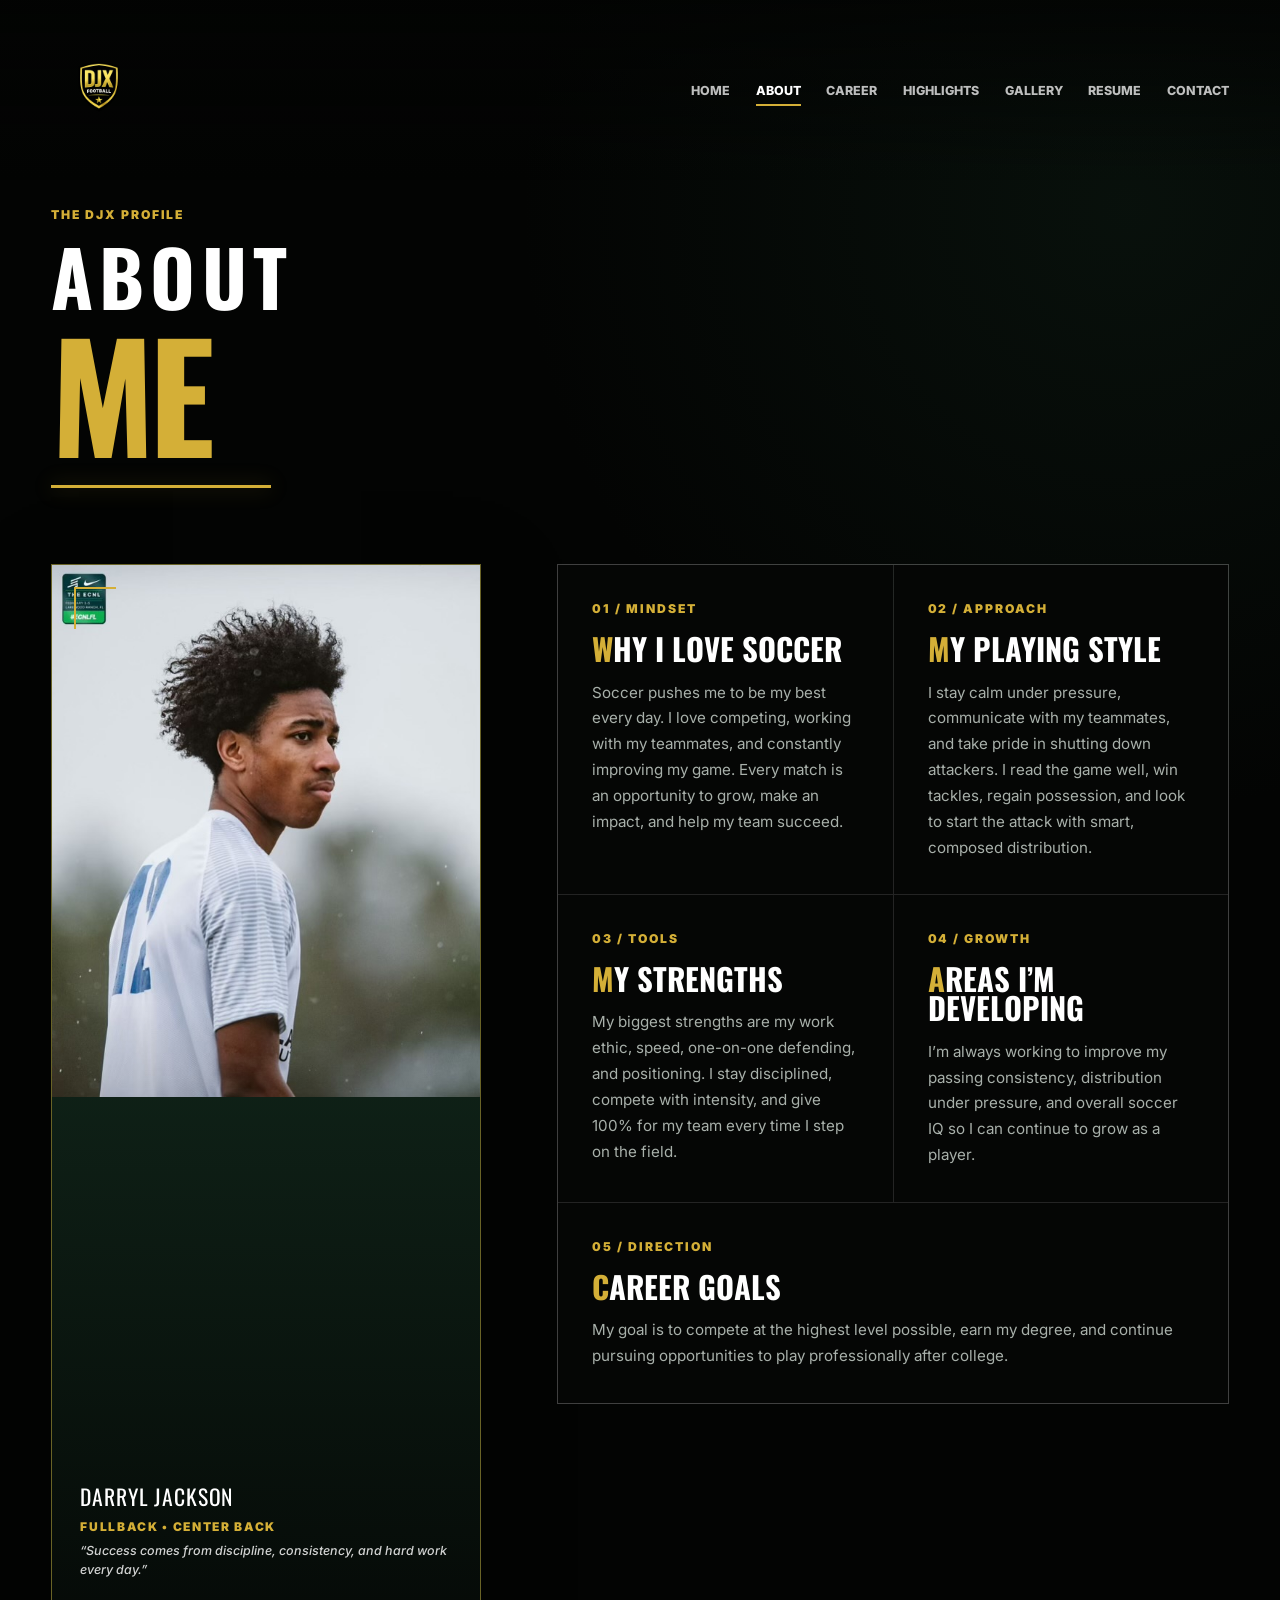
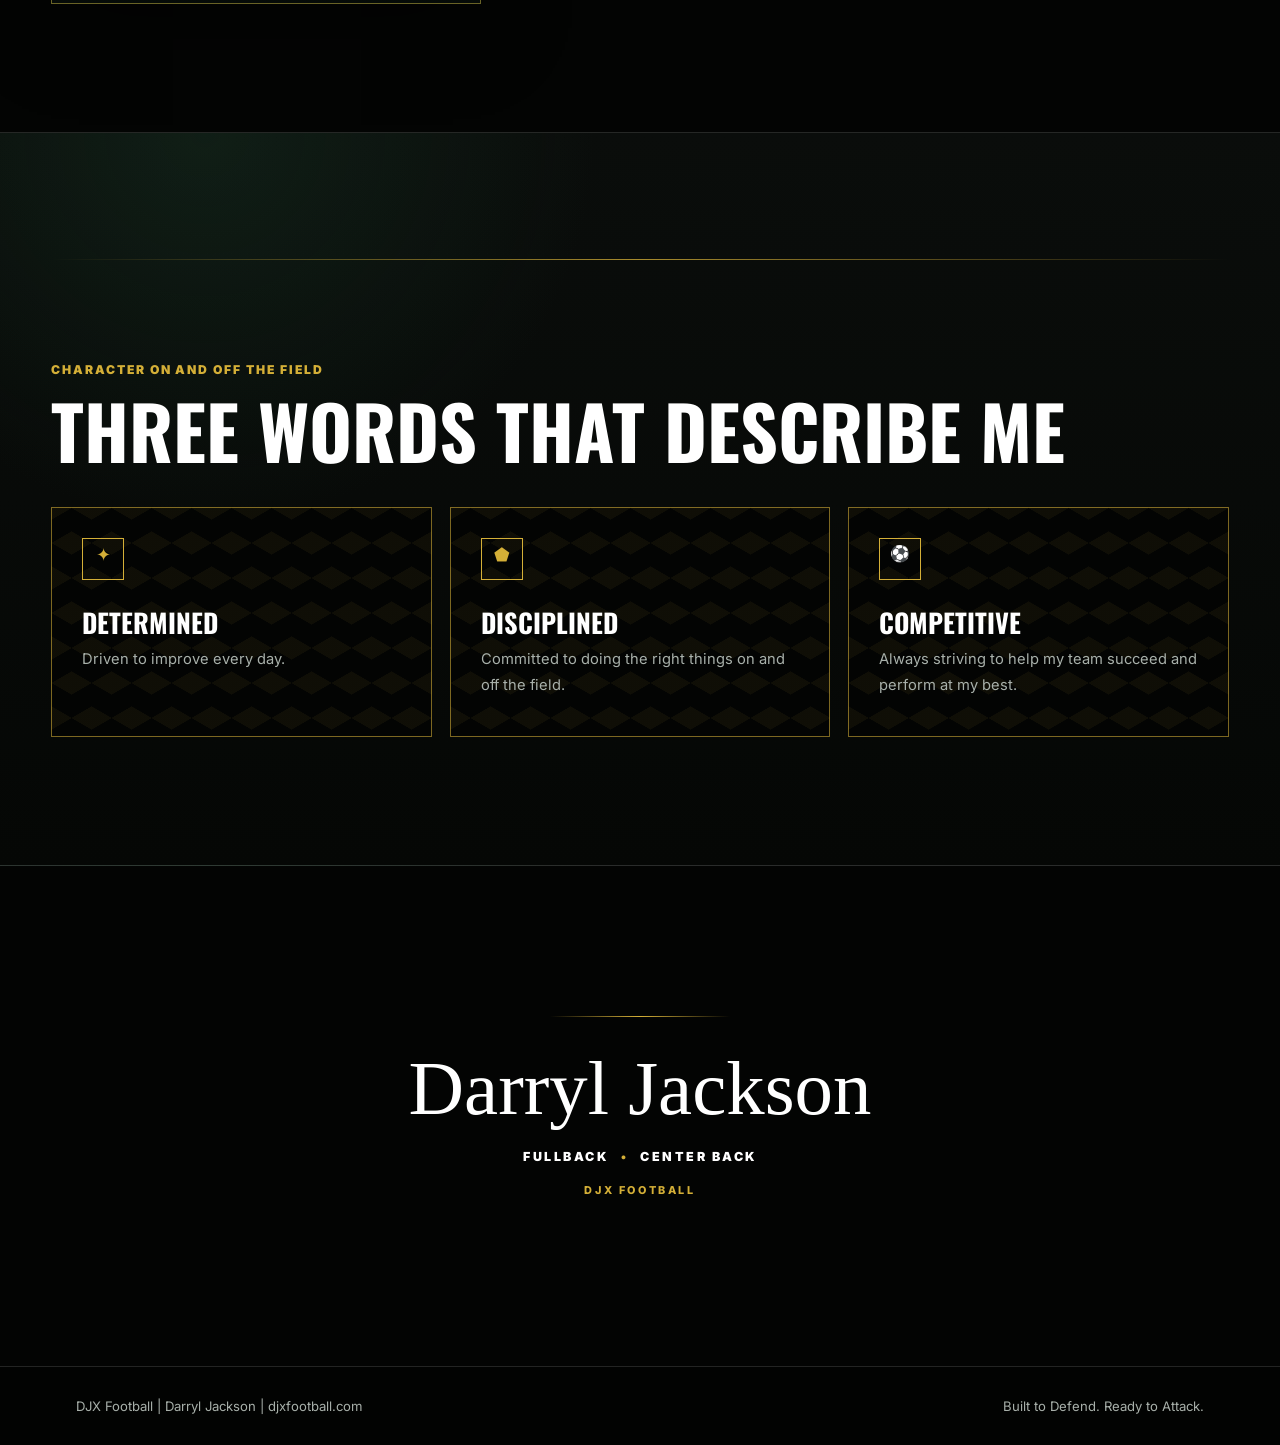
<file: about.html>
<!DOCTYPE html>
<html lang="en">
<head>
  <meta charset="UTF-8">
  <meta name="viewport" content="width=device-width, initial-scale=1.0">
  <meta name="description" content="About Darryl Jackson, DJX Football defender and student-athlete.">
  <title>About Me | DJX Football</title>
  <link rel="preconnect" href="https://fonts.googleapis.com">
  <link rel="preconnect" href="https://fonts.gstatic.com" crossorigin>
  <link href="https://fonts.googleapis.com/css2?family=Inter:wght@400;500;600;700;800;900&family=Oswald:wght@500;600;700&display=swap" rel="stylesheet">
  <link rel="stylesheet" href="css/style.css">
</head>
<body class="about-page">
  <header class="site-header" data-header>
    <a class="brand" href="index.html" aria-label="DJX Football home">
      <img class="brand-logo-slot" src="images/djx-shield-logo.png" alt="DJX Football shield">
    </a>
    <button class="nav-toggle" type="button" data-nav-toggle aria-label="Open navigation">
      <span></span><span></span><span></span>
    </button>
    <nav class="site-nav" data-nav>
      <a href="index.html">Home</a>
      <a href="about.html" class="active">About</a>
      <a href="career.html">Career</a>
      <a href="highlights.html">Highlights</a>
      <a href="gallery.html">Gallery</a>
      <a href="resume.html">Resume</a>
      <a href="contact.html">Contact</a>
    </nav>
  </header>

  <main>
    <section class="about-intro section">
      <div class="about-heading reveal">
        <p class="eyebrow">The DJX profile</p>
        <h1><span>ABOUT</span> ME</h1>
        <div class="gold-rule" aria-hidden="true"></div>
      </div>
      <div class="about-layout">
        <figure class="about-photo reveal">
          <img src="images/Headshots/IMG_0408.jpeg" alt="Darryl Jackson competing in a soccer match">
          <span class="photo-accent" aria-hidden="true"></span>
          <figcaption><strong>Darryl Jackson</strong><span>Fullback • Center Back</span><em>“Success comes from discipline, consistency, and hard work every day.”</em></figcaption>
        </figure>
        <div class="about-copy-grid">
          <article class="about-copy reveal"><p class="eyebrow">01 / Mindset</p><h2>Why I Love Soccer</h2><p>Soccer pushes me to be my best every day. I love competing, working with my teammates, and constantly improving my game. Every match is an opportunity to grow, make an impact, and help my team succeed.</p></article>
          <article class="about-copy reveal"><p class="eyebrow">02 / Approach</p><h2>My Playing Style</h2><p>I stay calm under pressure, communicate with my teammates, and take pride in shutting down attackers. I read the game well, win tackles, regain possession, and look to start the attack with smart, composed distribution.</p></article>
          <article class="about-copy reveal"><p class="eyebrow">03 / Tools</p><h2>My Strengths</h2><p>My biggest strengths are my work ethic, speed, one-on-one defending, and positioning. I stay disciplined, compete with intensity, and give 100% for my team every time I step on the field.</p></article>
          <article class="about-copy reveal"><p class="eyebrow">04 / Growth</p><h2>Areas I’m Developing</h2><p>I’m always working to improve my passing consistency, distribution under pressure, and overall soccer IQ so I can continue to grow as a player.</p></article>
          <article class="about-copy about-copy-wide reveal"><p class="eyebrow">05 / Direction</p><h2>Career Goals</h2><p>My goal is to compete at the highest level possible, earn my degree, and continue pursuing opportunities to play professionally after college.</p></article>
        </div>
      </div>
    </section>

    <section class="three-words section dark-section">
      <div class="section-heading reveal">
        <p class="eyebrow">Character on and off the field</p>
        <h2>Three Words That Describe Me</h2>
      </div>
      <div class="about-values">
        <article class="about-value-card reveal"><span class="value-icon" aria-hidden="true">↗</span><h3>Determined</h3><p>Driven to improve every day.</p></article>
        <article class="about-value-card reveal"><span class="value-icon" aria-hidden="true">◆</span><h3>Disciplined</h3><p>Committed to doing the right things on and off the field.</p></article>
        <article class="about-value-card reveal"><span class="value-icon" aria-hidden="true">★</span><h3>Competitive</h3><p>Always striving to help my team succeed and perform at my best.</p></article>
      </div>
    </section>
  </main>

  <section class="signature-section" aria-label="Darryl Jackson signature">
    <div class="signature-rule" aria-hidden="true"></div>
    <p class="signature-name">Darryl Jackson</p>
    <p class="signature-role">FULLBACK <span>•</span> CENTER BACK</p>
    <p class="signature-brand">DJX Football</p>
  </section>

  <footer class="site-footer"><p>DJX Football | Darryl Jackson | djxfootball.com</p><p>Built to Defend. Ready to Attack.</p></footer>
  <script src="js/main.js"></script>
</body>
</html>
</file>
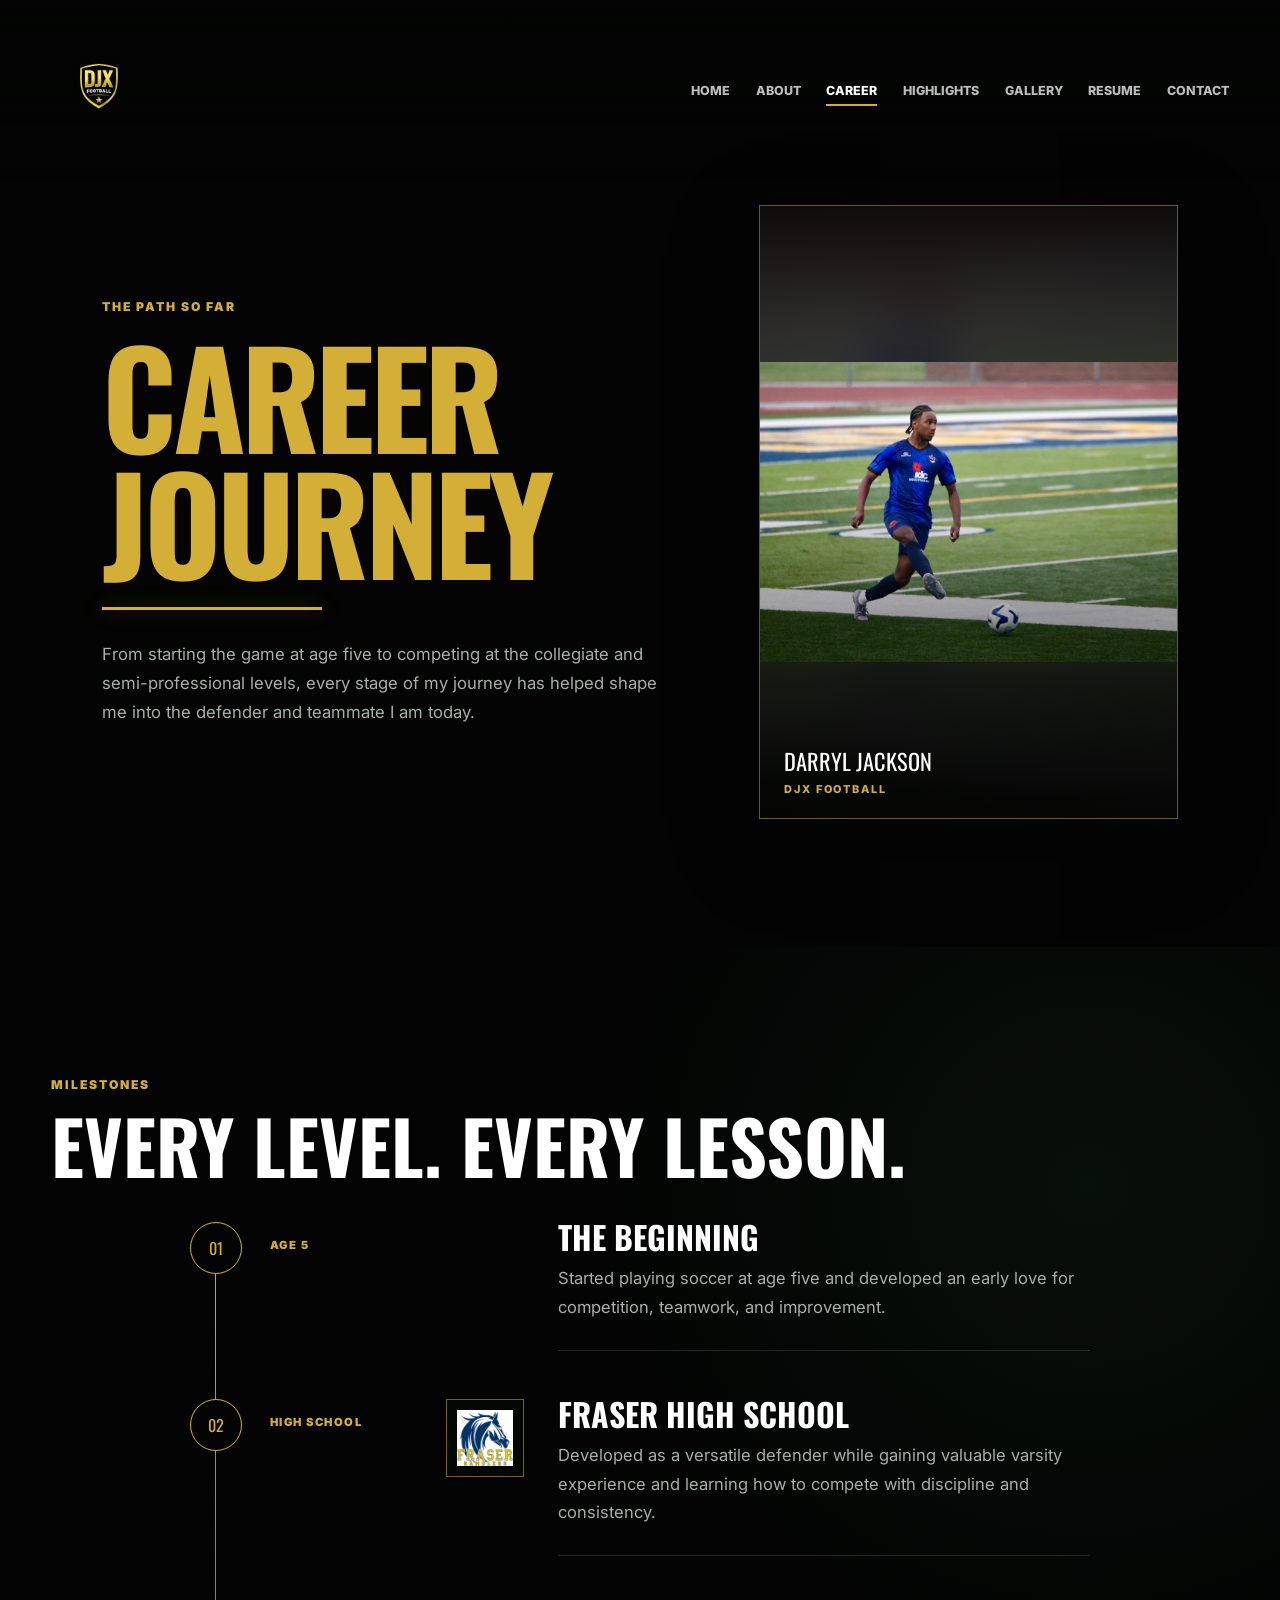
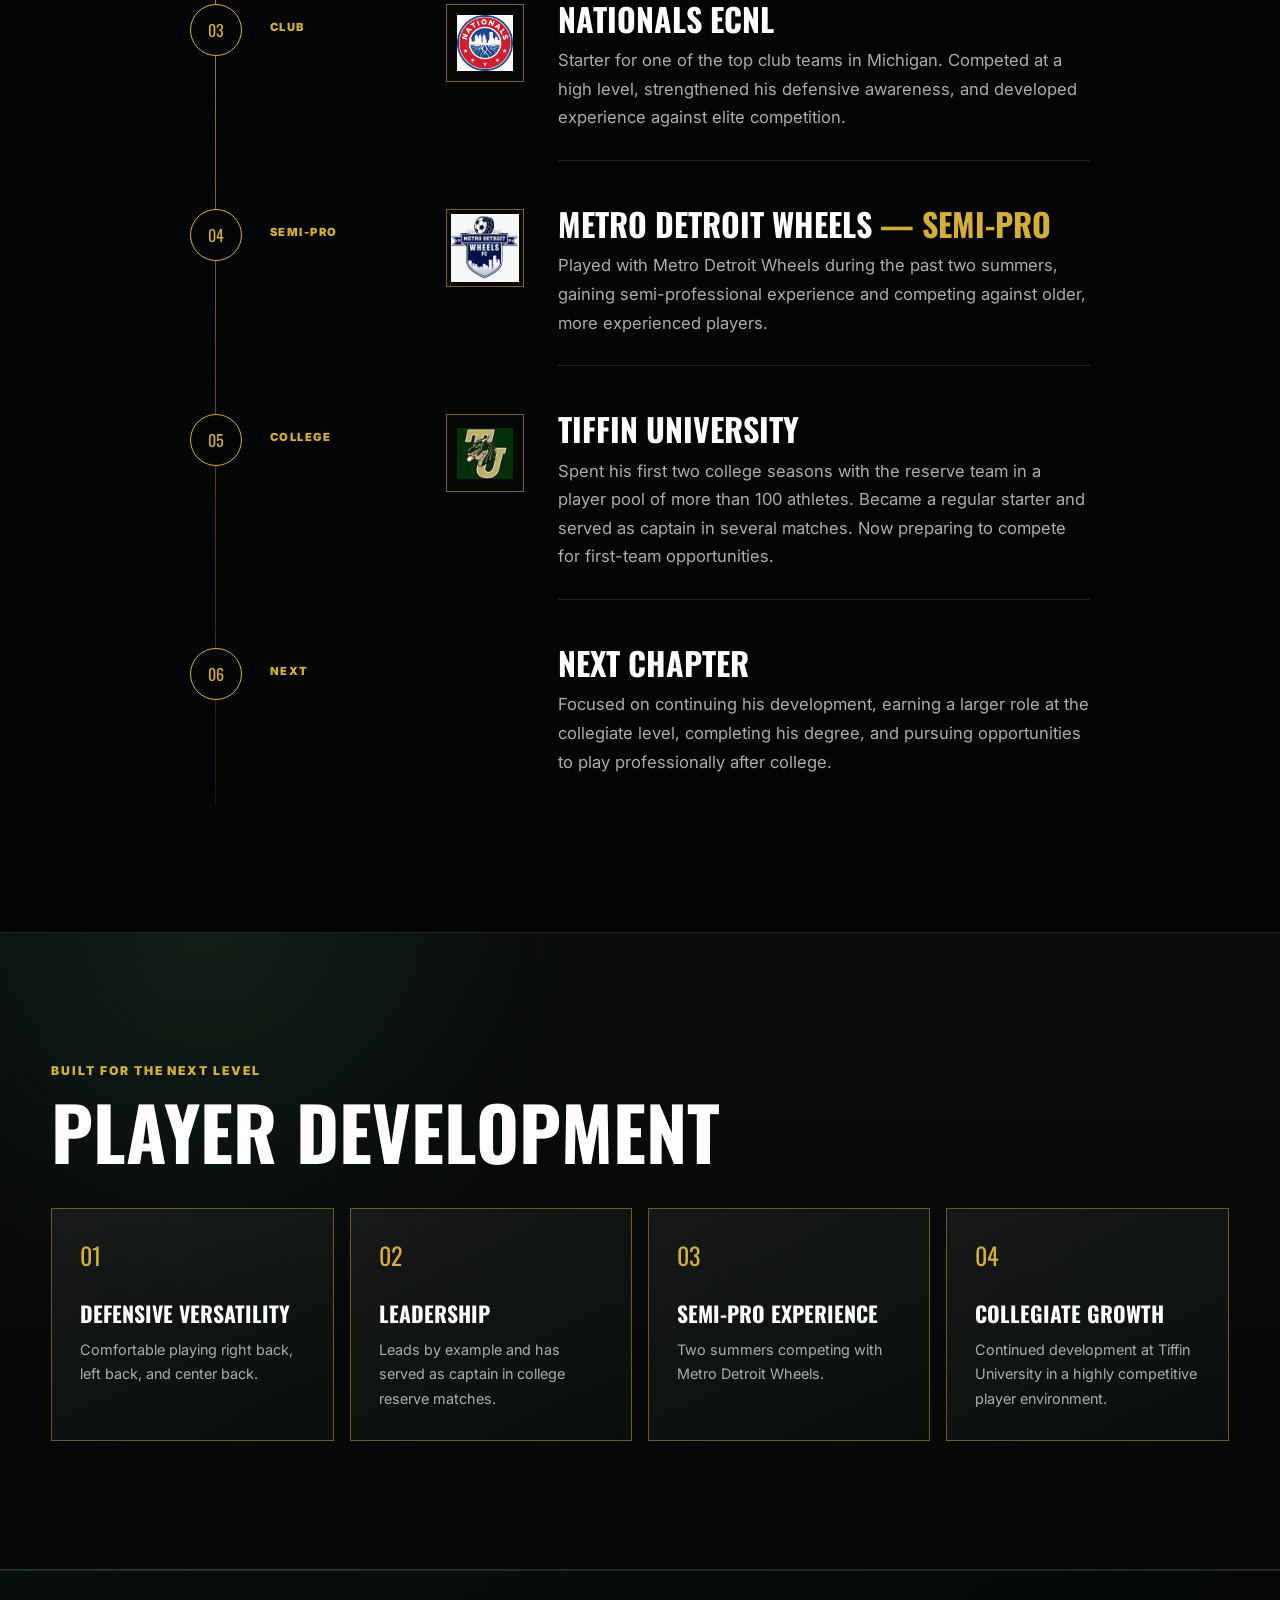
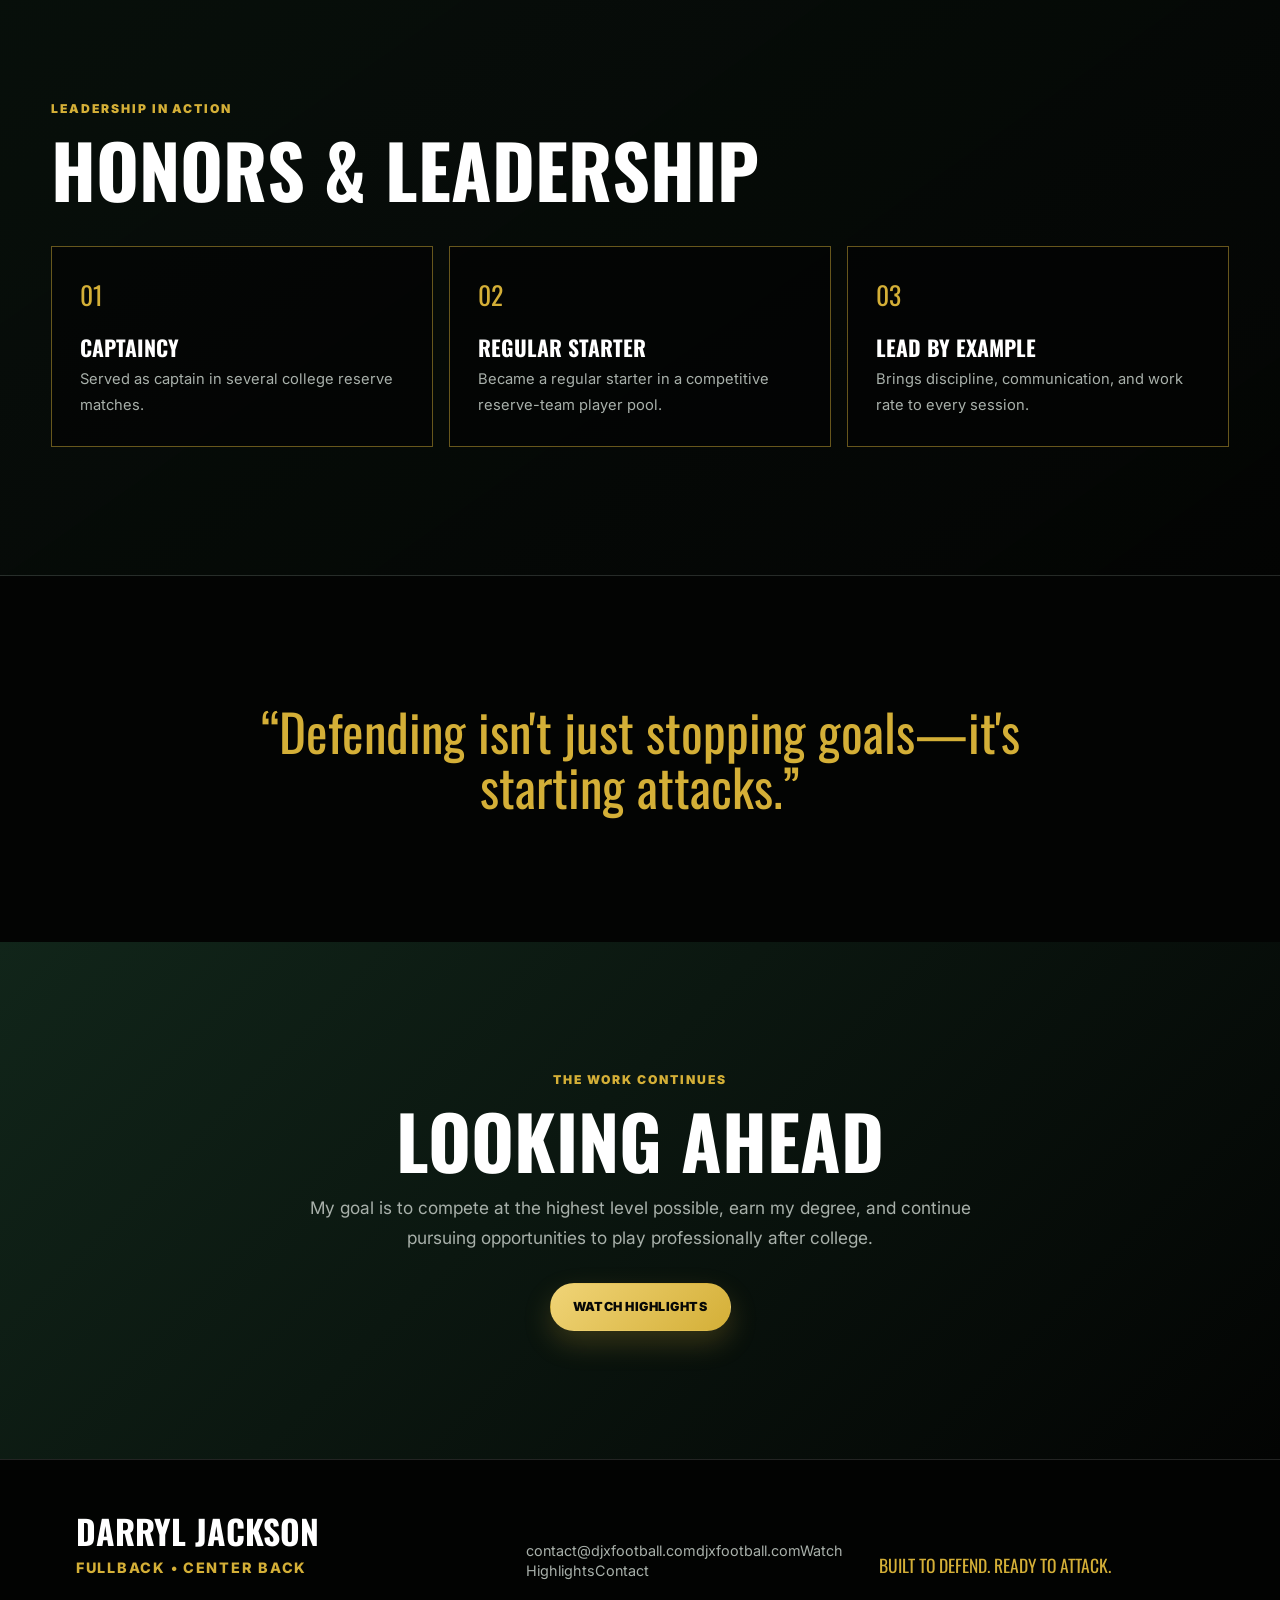
<file: career.html>
<!DOCTYPE html>
<html lang="en">
<head>
  <meta charset="UTF-8">
  <meta name="viewport" content="width=device-width, initial-scale=1.0">
  <meta name="description" content="Darryl Jackson's career journey, development, and goals.">
  <title>Career Journey | DJX Football</title>
  <link rel="preconnect" href="https://fonts.googleapis.com">
  <link rel="preconnect" href="https://fonts.gstatic.com" crossorigin>
  <link href="https://fonts.googleapis.com/css2?family=Inter:wght@400;500;600;700;800;900&family=Oswald:wght@500;600;700&display=swap" rel="stylesheet">
  <link rel="stylesheet" href="css/style.css">
  <style>
    .career-stage { grid-template-columns: 54px 150px 86px 1fr; }
    .career-hero-photo { height: clamp(420px, 48vw, 630px); }
    .stage-logo-container { width: 78px; height: 78px; display: grid; place-items: center; padding: 10px; border: 1px solid rgba(212,175,55,.55); background: #050705; }
    .stage-logo-container img { display: block; width: 100%; height: 100%; object-fit: contain; object-position: center; }
    .stage-logo-container.metro-logo-container { padding: 0; }
    .stage-logo-container.metro-logo-container img { width: 90%; height: 90%; object-fit: contain; object-position: center; }
    .stage-content { grid-column: 4; }
    .career-stage .stage-content h3 { margin-top: 0; }
    .honors-section { border-block: 1px solid var(--line); background: linear-gradient(145deg, rgba(27,61,42,.2), rgba(3,4,3,.94)); }
    .honors-grid { max-width: var(--max); margin: 0 auto; display: grid; grid-template-columns: repeat(3, 1fr); gap: 16px; }
    .honor-card { min-height: 190px; padding: 28px; border: 1px solid rgba(212,175,55,.48); background: rgba(3,4,3,.7); }
    .honor-card span { color: var(--gold); font-family: "Oswald", Impact, sans-serif; font-size: 1.6rem; }
    .honor-card h3 { margin: 24px 0 10px; font-size: 1.35rem; }
    .honor-card p { margin: 0; font-size: .92rem; }
    .career-quote { padding: clamp(78px, 10vw, 130px) 22px; text-align: center; background: var(--black); }
    .career-quote p { max-width: 850px; margin: 0 auto; color: var(--gold); font-family: "Oswald", Impact, sans-serif; font-size: clamp(1.8rem, 4vw, 3.4rem); line-height: 1.08; }
    .career-footer { display: grid; grid-template-columns: 1.3fr 1fr 1fr; gap: 28px; align-items: end; padding: 56px clamp(22px, 6vw, 76px); border-top: 1px solid var(--line); background: #020302; }
    .career-footer h2 { margin: 0 0 8px; color: var(--white); font-size: 2.1rem; }
    .career-footer .footer-role { margin: 0; color: var(--gold); font-weight: 800; letter-spacing: .12em; text-transform: uppercase; }
    .career-footer a, .career-footer p { margin: 0 0 8px; color: var(--muted); font-size: .9rem; }
    .career-footer a:hover { color: var(--gold); }
    .career-footer .footer-tagline { margin: 0; color: var(--gold); font-family: "Oswald", Impact, sans-serif; font-size: 1.1rem; text-transform: uppercase; }
    @media (max-width: 900px) { .career-stage { grid-template-columns: 54px 130px 78px 1fr; } .honors-grid { grid-template-columns: repeat(2, 1fr); } .career-footer { grid-template-columns: 1fr 1fr; } }
    @media (max-width: 560px) { .career-stage { grid-template-columns: 54px 1fr; gap: 18px; } .stage-label { grid-column: 2; grid-row: 1; } .stage-logo-container { grid-column: 2; grid-row: 2; } .stage-content { grid-column: 2; grid-row: 3; } .honors-grid, .career-footer { grid-template-columns: 1fr; } }
  </style>
</head>
<body class="career-page">
  <header class="site-header" data-header>
    <a class="brand" href="index.html" aria-label="DJX Football home"><img class="brand-logo-slot" src="images/djx-shield-logo.png" alt="DJX Football shield"></a>
    <button class="nav-toggle" type="button" data-nav-toggle aria-label="Open navigation"><span></span><span></span><span></span></button>
    <nav class="site-nav" data-nav><a href="index.html">Home</a><a href="about.html">About</a><a class="active" href="career.html">Career</a><a href="highlights.html">Highlights</a><a href="gallery.html">Gallery</a><a href="resume.html">Resume</a><a href="contact.html">Contact</a></nav>
  </header>

  <main>
    <section class="career-hero section">
      <div class="career-hero-copy reveal"><p class="eyebrow">The path so far</p><h1>Career Journey</h1><div class="gold-rule" aria-hidden="true"></div><p class="career-intro">From starting the game at age five to competing at the collegiate and semi-professional levels, every stage of my journey has helped shape me into the defender and teammate I am today.</p></div>
      <figure class="career-hero-photo reveal"><img src="images/DJX-career.png" alt="Darryl Jackson career profile"><figcaption>Darryl Jackson <span>DJX Football</span></figcaption></figure>
    </section>

    <section class="career-timeline-section section">
      <div class="section-heading reveal"><p class="eyebrow">Milestones</p><h2>Every level. Every lesson.</h2></div>
      <div class="career-timeline">
        <article class="career-stage reveal"><div class="stage-marker">01</div><div class="stage-label">Age 5</div><div class="stage-content"><h3>The Beginning</h3><p>Started playing soccer at age five and developed an early love for competition, teamwork, and improvement.</p></div></article>
        <article class="career-stage reveal"><div class="stage-marker">02</div><div class="stage-label">High School</div><div class="stage-logo-container"><img src="images/Featured/fraser-logo.png.webp" alt="Fraser High School logo" decoding="async"></div><div class="stage-content"><h3>Fraser High School</h3><p>Developed as a versatile defender while gaining valuable varsity experience and learning how to compete with discipline and consistency.</p></div></article>
        <article class="career-stage reveal"><div class="stage-marker">03</div><div class="stage-label">Club</div><div class="stage-logo-container"><img src="images/nationals-ecnl-logo.png.webp" alt="Nationals ECNL logo"></div><div class="stage-content"><h3>Nationals ECNL</h3><p>Starter for one of the top club teams in Michigan. Competed at a high level, strengthened his defensive awareness, and developed experience against elite competition.</p></div></article>
        <article class="career-stage reveal"><div class="stage-marker">04</div><div class="stage-label">Semi-Pro</div><div class="stage-logo-container metro-logo-container"><img src="images/metro-detroit-wheels-logo-2025.jpg?v=20250714" alt="Metro Detroit Wheels logo" decoding="async"></div><div class="stage-content"><h3>Metro Detroit Wheels <span>— Semi-Pro</span></h3><p>Played with Metro Detroit Wheels during the past two summers, gaining semi-professional experience and competing against older, more experienced players.</p></div></article>
        <article class="career-stage reveal"><div class="stage-marker">05</div><div class="stage-label">College</div><div class="stage-logo-container"><img src="images/tiffin-logo.png.png" alt="Tiffin University logo"></div><div class="stage-content"><h3>Tiffin University</h3><p>Spent his first two college seasons with the reserve team in a player pool of more than 100 athletes. Became a regular starter and served as captain in several matches. Now preparing to compete for first-team opportunities.</p></div></article>
        <article class="career-stage reveal"><div class="stage-marker">06</div><div class="stage-label">Next</div><div class="stage-content"><h3>Next Chapter</h3><p>Focused on continuing his development, earning a larger role at the collegiate level, completing his degree, and pursuing opportunities to play professionally after college.</p></div></article>
      </div>
    </section>

    <section class="development-section section dark-section"><div class="section-heading reveal"><p class="eyebrow">Built for the next level</p><h2>Player Development</h2></div><div class="development-grid"><article class="development-card reveal"><span>01</span><h3>Defensive Versatility</h3><p>Comfortable playing right back, left back, and center back.</p></article><article class="development-card reveal"><span>02</span><h3>Leadership</h3><p>Leads by example and has served as captain in college reserve matches.</p></article><article class="development-card reveal"><span>03</span><h3>Semi-Pro Experience</h3><p>Two summers competing with Metro Detroit Wheels.</p></article><article class="development-card reveal"><span>04</span><h3>Collegiate Growth</h3><p>Continued development at Tiffin University in a highly competitive player environment.</p></article></div></section>

    <section class="honors-section section"><div class="section-heading reveal"><p class="eyebrow">Leadership in action</p><h2>Honors &amp; Leadership</h2></div><div class="honors-grid"><article class="honor-card reveal"><span>01</span><h3>Captaincy</h3><p>Served as captain in several college reserve matches.</p></article><article class="honor-card reveal"><span>02</span><h3>Regular Starter</h3><p>Became a regular starter in a competitive reserve-team player pool.</p></article><article class="honor-card reveal"><span>03</span><h3>Lead by Example</h3><p>Brings discipline, communication, and work rate to every session.</p></article></div></section>

    <section class="career-quote"><p>“Defending isn't just stopping goals—it's starting attacks.”</p></section>

    <section class="career-looking-ahead section"><div class="looking-ahead-inner reveal"><p class="eyebrow">The work continues</p><h2>Looking Ahead</h2><p>My goal is to compete at the highest level possible, earn my degree, and continue pursuing opportunities to play professionally after college.</p><a class="btn btn-primary" href="highlights.html">Watch Highlights</a></div></section>
  </main>
  <footer class="career-footer">
    <div><h2>Darryl Jackson</h2><p class="footer-role">Fullback <span>•</span> Center Back</p></div>
    <div><a href="mailto:contact@djxfootball.com">contact@djxfootball.com</a><a href="index.html">djxfootball.com</a><a href="highlights.html">Watch Highlights</a><a href="contact.html">Contact</a></div>
    <p class="footer-tagline">Built to Defend. Ready to Attack.</p>
  </footer>
  <script src="js/main.js"></script>
</body>
</html>
</file>
<file: css/style.css>
:root {
  --black: #030403;
  --black-soft: #0a0d0b;
  --green: #1b3d2a;
  --green-deep: #102419;
  --gold: #d4af37;
  --silver: #c0c0c0;
  --white: #ffffff;
  --muted: #a8b0aa;
  --line: rgba(255, 255, 255, 0.13);
  --max: min(92vw, 1680px);
}

* { box-sizing: border-box; }

html {
  scroll-behavior: smooth;
}

body {
  margin: 0;
  font-family: "Inter", Arial, sans-serif;
  background: var(--black);
  color: var(--white);
  letter-spacing: 0;
}

body.nav-open { overflow: hidden; }

img {
  display: block;
  width: 100%;
  height: auto;
}

a { color: inherit; text-decoration: none; }

.site-header {
  position: fixed;
  top: 0;
  left: 0;
  z-index: 100;
  width: 100%;
  display: flex;
  align-items: center;
  justify-content: space-between;
  padding: 18px clamp(18px, 4vw, 54px);
  background: linear-gradient(180deg, rgba(3, 4, 3, 0.82), rgba(3, 4, 3, 0));
  transition: background 220ms ease, border-color 220ms ease, padding 220ms ease;
}

.site-header.scrolled {
  padding-block: 12px;
  background: rgba(3, 4, 3, 0.9);
  border-bottom: 1px solid var(--line);
  backdrop-filter: blur(18px);
}

.brand {
  display: inline-flex;
  align-items: center;
  gap: 10px;
  font-family: "Oswald", Impact, sans-serif;
  font-size: 1.05rem;
  text-transform: uppercase;
  font-weight: 700;
}

.brand-logo-slot {
  display: block;
  width: auto;
  height: 144px;
  object-fit: contain;
  align-self: center;
}

.site-nav {
  display: flex;
  align-items: center;
  gap: clamp(14px, 2vw, 28px);
  font-size: 0.78rem;
  font-weight: 800;
  text-transform: uppercase;
}

.site-nav a {
  position: relative;
  color: rgba(255, 255, 255, 0.74);
}

.site-nav a::after {
  content: "";
  position: absolute;
  left: 0;
  bottom: -8px;
  width: 0;
  height: 2px;
  background: var(--gold);
  transition: width 180ms ease;
}

.site-nav a:hover,
.site-nav a.active { color: var(--white); }

.site-nav a:hover::after,
.site-nav a.active::after { width: 100%; }

.nav-toggle {
  display: none;
  width: 42px;
  height: 42px;
  border: 1px solid var(--line);
  background: rgba(255, 255, 255, 0.05);
  padding: 10px;
}

.nav-toggle span {
  display: block;
  height: 2px;
  margin: 5px 0;
  background: var(--white);
}

.hero {
  position: relative;
  min-height: 100vh;
  display: grid;
  align-items: center;
  overflow: hidden;
  padding: 120px clamp(22px, 4vw, 76px) 90px;
}

.hero-media,
.hero-overlay {
  position: absolute;
  inset: 0;
}

.hero-media {
  transform: scale(1.03);
}

.hero-slide {
  position: absolute;
  inset: 0;
  background-image: url("../images/darryl-hero.png");
  background-size: cover;
  /* Keep the athlete and the blue kit in the visual center of the frame. */
  /* Keep Darryl on the right with clear negative space for the copy. */
  background-position: 42% center;
  filter: brightness(1.55);
  opacity: 0;
  transform: scale(1.02);
  transition: opacity 1200ms ease, transform 7200ms ease;
}

.hero-slide.is-active {
  opacity: 1;
  transform: scale(1.08);
}

.hero-overlay {
  background: linear-gradient(90deg, rgba(3, 4, 3, 0.58) 0%, rgba(3, 4, 3, 0.28) 38%, transparent 68%);
}

.hero-content {
  position: relative;
  z-index: 2;
  max-width: 860px;
}

.hero-logo-placeholder {
  display: inline-grid;
  place-items: center;
  min-width: min(100%, 300px);
  min-height: 74px;
  margin-bottom: 26px;
  border: 1px dashed rgba(212, 175, 55, 0.72);
  background: rgba(3, 4, 3, 0.48);
  color: var(--silver);
  font-size: 0.74rem;
  font-weight: 900;
  text-transform: uppercase;
  letter-spacing: 0.14em;
  backdrop-filter: blur(12px);
}

.eyebrow {
  margin: 0 0 14px;
  color: var(--gold);
  font-size: 0.76rem;
  font-weight: 900;
  text-transform: uppercase;
  letter-spacing: 0.16em;
}

h1, h2, h3, p { margin-top: 0; }

h1, h2, h3 {
  font-family: "Oswald", Impact, sans-serif;
  text-transform: uppercase;
  line-height: 0.95;
}

h1 {
  max-width: 920px;
  margin-bottom: 18px;
  color: var(--gold);
  font-size: clamp(4.8rem, 11.5vw, 9.9rem);
  letter-spacing: -0.035em;
}

h1 span {
  display: block;
  margin-bottom: 0.12em;
  color: var(--white);
  font-size: 0.52em;
  letter-spacing: 0.08em;
}

h1 strong {
  display: block;
  color: var(--gold);
  font: inherit;
  letter-spacing: inherit;
}

h2 {
  margin-bottom: 22px;
  font-size: clamp(2.6rem, 5.75vw, 5.4rem);
}

h3 {
  margin-bottom: 12px;
  font-size: 1.55rem;
}

p {
  color: var(--muted);
  font-size: 1.04rem;
  line-height: 1.72;
}

.hero-role {
  display: flex;
  align-items: center;
  gap: 12px;
  margin-bottom: 14px;
  color: var(--white);
  font-size: clamp(1.15rem, 2vw, 1.55rem);
  font-weight: 800;
}

.hero-role i { color: var(--gold); font-style: normal; }

.hero-role span { color: var(--silver); }

.motto {
  margin-bottom: 24px;
  color: var(--white);
  font-family: "Oswald", Impact, sans-serif;
  max-width: 680px;
  font-size: clamp(1.05rem, 1.8vw, 1.35rem);
  line-height: 1.45;
  letter-spacing: 0.01em;
}

.player-facts {
  max-width: 780px;
  display: flex;
  flex-wrap: wrap;
  padding: 0;
  margin: 0 0 28px;
  list-style: none;
  border-block: 1px solid var(--line);
  background: rgba(3, 4, 3, 0.42);
  backdrop-filter: blur(10px);
}

.player-facts li {
  min-width: 145px;
  padding: 13px 18px;
  border-right: 1px solid var(--line);
}

.player-facts .player-team {
  flex: 1 1 260px;
  display: flex;
  align-items: center;
  color: var(--white);
  font-size: 0.78rem;
  font-weight: 800;
  line-height: 1.35;
  text-transform: uppercase;
}

.player-facts strong,
.player-facts span { display: block; }

.player-facts strong {
  color: var(--white);
  font-family: "Oswald", Impact, sans-serif;
  font-size: 1rem;
  text-transform: uppercase;
}

.player-facts span {
  margin-top: 2px;
  color: var(--muted);
  font-size: 0.65rem;
  line-height: 1.25;
  text-transform: uppercase;
}

.hero-actions,
.cta-inner {
  display: flex;
  flex-wrap: wrap;
  gap: 14px;
  align-items: center;
}

.btn {
  display: inline-flex;
  align-items: center;
  justify-content: center;
  min-height: 48px;
  padding: 0 22px;
  border: 1px solid transparent;
  font-size: 0.78rem;
  font-weight: 900;
  letter-spacing: 0.04em;
  text-transform: uppercase;
  border-radius: 999px;
  box-shadow: 0 10px 24px rgba(0, 0, 0, 0.22);
  transition: transform 180ms ease, background 180ms ease, border-color 180ms ease;
}

.btn:hover { transform: translateY(-2px); }

.btn-primary {
  background: linear-gradient(135deg, #f0d477, var(--gold));
  color: #070806;
  box-shadow: 0 12px 28px rgba(212, 175, 55, 0.22);
}

.hero-actions .btn-primary {
  min-width: 168px;
  border-color: rgba(255, 228, 133, 0.72);
}

.hero-actions .btn-primary:hover {
  background: #f6dc7d;
  box-shadow: 0 16px 34px rgba(212, 175, 55, 0.34);
}

.btn-secondary {
  border-color: rgba(192, 192, 192, 0.45);
  background: rgba(255, 255, 255, 0.04);
  color: var(--white);
}

.btn-outline {
  border-color: var(--gold);
  background: rgba(3, 4, 3, 0.36);
  color: var(--gold);
}

.scroll-cue {
  position: absolute;
  right: clamp(22px, 4vw, 54px);
  bottom: 34px;
  z-index: 2;
  color: var(--silver);
  font-size: 0.72rem;
  font-weight: 900;
  text-transform: uppercase;
  writing-mode: vertical-rl;
}

.section {
  padding: clamp(82px, 10vw, 142px) clamp(22px, 4vw, 76px);
}

.section-grid,
.resume-layout,
.contact-layout {
  max-width: var(--max);
  margin: 0 auto;
  display: grid;
  grid-template-columns: minmax(0, 1fr) minmax(280px, 0.85fr);
  gap: clamp(32px, 6vw, 86px);
  align-items: center;
}

.reverse { grid-template-columns: minmax(280px, 0.85fr) minmax(0, 1fr); }

.section-copy p {
  max-width: 680px;
  font-size: 1.04rem;
}

.dark-section {
  background:
    radial-gradient(circle at 16% 0%, rgba(27, 61, 42, 0.36), transparent 30%),
    linear-gradient(180deg, var(--black-soft), #050705);
  border-block: 1px solid var(--line);
}

.section-heading {
  max-width: var(--max);
  margin: 0 auto 42px;
}

.text-link {
  display: inline-flex;
  margin-top: 8px;
  color: var(--gold);
  font-weight: 900;
  text-transform: uppercase;
  font-size: 0.8rem;
}

.stat-panel,
.profile-card,
.contact-card,
.resume-sidebar,
.resume-content,
.video-feature {
  border: 1px solid var(--line);
  background: linear-gradient(145deg, rgba(255, 255, 255, 0.08), rgba(27, 61, 42, 0.14));
  box-shadow: 0 24px 80px rgba(0, 0, 0, 0.34);
}

.stat-panel {
  display: grid;
  gap: 1px;
  background-color: rgba(255, 255, 255, 0.08);
}

.stat-panel div {
  padding: 28px;
  background: rgba(3, 4, 3, 0.76);
}

.stat-panel span,
.profile-card span,
.career-row span {
  display: block;
  margin-bottom: 8px;
  color: var(--silver);
  font-size: 0.72rem;
  font-weight: 900;
  text-transform: uppercase;
}

.stat-panel strong,
.profile-card strong {
  font-family: "Oswald", Impact, sans-serif;
  font-size: 1.4rem;
  text-transform: uppercase;
}

.timeline-preview,
.values-grid,
.clip-grid {
  max-width: var(--max);
  margin: 0 auto;
  display: grid;
  grid-template-columns: repeat(3, 1fr);
  gap: 18px;
}

.timeline-item,
.value-card,
.clip-card {
  min-height: 250px;
  padding: 28px;
  border: 1px solid var(--line);
  background: rgba(255, 255, 255, 0.045);
}

.timeline-item span,
.value-card span {
  color: var(--gold);
  font-weight: 900;
  text-transform: uppercase;
}

.profile-card {
  padding: 34px;
}

.profile-number {
  margin-bottom: 30px;
  color: var(--gold);
  font-family: "Oswald", Impact, sans-serif;
  font-size: clamp(4rem, 9vw, 7rem);
  line-height: 0.9;
}

.profile-card ul,
.check-list {
  padding: 0;
  margin: 0;
  list-style: none;
}

.profile-card li {
  padding: 20px 0;
  border-top: 1px solid var(--line);
}

.media-grid {
  max-width: var(--max);
  margin: 0 auto;
  display: grid;
  grid-template-columns: 1.35fr 1fr;
  grid-auto-rows: 260px;
  gap: 18px;
}

.media-card {
  position: relative;
  overflow: hidden;
  border: 1px solid var(--line);
  background: var(--green-deep);
}

.media-card.wide { grid-row: span 2; }

.media-card img,
.gallery-strip img,
.gallery-grid img,
.clip-card img,
.image-frame img {
  height: 100%;
  object-fit: cover;
}

.media-card::after {
  content: "";
  position: absolute;
  inset: 0;
  background: linear-gradient(180deg, transparent, rgba(0, 0, 0, 0.72));
}

.media-card span {
  position: absolute;
  left: 22px;
  bottom: 20px;
  z-index: 1;
  font-family: "Oswald", Impact, sans-serif;
  font-size: 1.55rem;
  text-transform: uppercase;
}

.gallery-strip {
  max-width: var(--max);
  margin: 0 auto;
  display: grid;
  grid-template-columns: repeat(4, 1fr);
  gap: 14px;
}

.gallery-strip img {
  aspect-ratio: 4 / 5;
  border: 1px solid var(--line);
}

.contact-cta {
  background: linear-gradient(135deg, rgba(27, 61, 42, 0.72), rgba(3, 4, 3, 1));
}

.cta-inner {
  max-width: var(--max);
  margin: 0 auto;
  justify-content: space-between;
}

.cta-inner h2 {
  max-width: 760px;
  margin-bottom: 0;
}

.site-footer {
  display: flex;
  justify-content: space-between;
  gap: 20px;
  padding: 28px clamp(22px, 6vw, 76px);
  border-top: 1px solid var(--line);
  background: #020302;
}

.site-footer p {
  margin: 0;
  font-size: 0.82rem;
}

.page-hero {
  min-height: 58vh;
  display: grid;
  align-content: end;
  padding: 150px clamp(22px, 4vw, 76px) 82px;
  background:
    linear-gradient(90deg, rgba(3, 4, 3, 0.92), rgba(3, 4, 3, 0.7)),
    var(--page-hero-image, url("../images/Hero/djx-hero.png")) center / cover;
}

.page-hero > * {
  max-width: 900px;
}

.page-hero p:not(.eyebrow) {
  max-width: 700px;
  font-size: 1.12rem;
}

.image-frame {
  aspect-ratio: 4 / 5;
  border: 1px solid var(--line);
  overflow: hidden;
}

.career-list {
  max-width: var(--max);
  margin: 0 auto;
}

.career-row {
  display: grid;
  grid-template-columns: 180px 1fr;
  gap: 28px;
  padding: 34px 0;
  border-top: 1px solid var(--line);
}

.career-row:last-child { border-bottom: 1px solid var(--line); }

.video-feature {
  max-width: var(--max);
  min-height: 420px;
  margin: 0 auto 28px;
  padding: clamp(28px, 6vw, 58px);
  display: grid;
  grid-template-columns: 220px 1fr;
  gap: 34px;
  align-items: center;
  background:
    linear-gradient(90deg, rgba(3, 4, 3, 0.86), rgba(27, 61, 42, 0.56)),
    url("../images/Action/action-placeholder.svg") center / cover;
}

.play-button {
  display: grid;
  place-items: center;
  width: 120px;
  height: 120px;
  border: 1px solid rgba(212, 175, 55, 0.8);
  border-radius: 50%;
  color: var(--gold);
  font-weight: 900;
  text-transform: uppercase;
}

.clip-card img {
  aspect-ratio: 16 / 10;
  margin: -28px -28px 24px;
  width: calc(100% + 56px);
}

.gallery-grid {
  max-width: var(--max);
  margin: 0 auto;
  display: grid;
  grid-template-columns: repeat(3, 1fr);
  gap: 16px;
}

.gallery-grid img {
  aspect-ratio: 1 / 1.15;
  border: 1px solid var(--line);
}

.resume-layout,
.contact-layout {
  align-items: start;
}

.resume-sidebar,
.resume-content,
.contact-card,
.contact-form {
  padding: clamp(24px, 4vw, 38px);
}

.resume-lines {
  display: grid;
  gap: 10px;
  margin-bottom: 32px;
}

.resume-lines p { margin: 0; }

.check-list li {
  padding: 16px 0 16px 28px;
  border-top: 1px solid var(--line);
  color: var(--muted);
  position: relative;
}

.check-list li::before {
  content: "";
  position: absolute;
  left: 0;
  top: 23px;
  width: 9px;
  height: 9px;
  background: var(--gold);
}

.contact-form {
  border: 1px solid var(--line);
  background: rgba(255, 255, 255, 0.04);
}

.contact-form label {
  display: grid;
  gap: 8px;
  margin-bottom: 18px;
  color: var(--silver);
  font-size: 0.78rem;
  font-weight: 900;
  text-transform: uppercase;
}

.contact-form input,
.contact-form textarea {
  width: 100%;
  border: 1px solid var(--line);
  background: rgba(3, 4, 3, 0.74);
  color: var(--white);
  padding: 15px 16px;
  font: inherit;
}

.contact-form input:focus,
.contact-form textarea:focus {
  outline: 1px solid var(--gold);
  border-color: var(--gold);
}

.form-status { margin: 16px 0 0; color: var(--gold); }

.reveal {
  opacity: 0;
  transform: translateY(22px);
  transition: opacity 650ms ease, transform 650ms ease;
}

.reveal.is-visible {
  opacity: 1;
  transform: translateY(0);
}

/* About page */
.about-intro {
  padding-top: clamp(150px, 16vw, 210px);
  background: radial-gradient(circle at 88% 12%, rgba(27, 61, 42, 0.22), transparent 32%);
}

.about-heading,
.about-layout,
.about-values {
  max-width: var(--max);
  margin-inline: auto;
}

.about-heading { margin-bottom: clamp(42px, 6vw, 76px); }

.about-heading h1 {
  margin: 0;
  font-size: clamp(4.6rem, 11.5vw, 9.65rem);
  letter-spacing: -0.04em;
}

.about-heading h1 span { color: var(--white); }

.gold-rule {
  width: clamp(110px, 18vw, 220px);
  height: 3px;
  margin-top: 24px;
  background: var(--gold);
  box-shadow: 0 0 20px rgba(212, 175, 55, 0.35);
}

.about-layout {
  display: grid;
  grid-template-columns: minmax(260px, 0.78fr) minmax(0, 1.22fr);
  gap: clamp(34px, 6vw, 82px);
  align-items: start;
}

.about-photo {
  position: relative;
  min-height: 1040px;
  margin: 0;
  overflow: hidden;
  border: 1px solid rgba(212, 175, 55, 0.45);
  background: var(--green-deep);
  box-shadow: 0 24px 80px rgba(0, 0, 0, 0.42);
}

.about-photo::after {
  content: "";
  position: absolute;
  inset: 0;
  background: linear-gradient(180deg, transparent 42%, rgba(3, 4, 3, 0.78) 100%);
  pointer-events: none;
}

.about-photo img { width: 100%; height: 100%; object-fit: cover; object-position: center; }

.photo-accent {
  position: absolute;
  top: 22px;
  left: 22px;
  z-index: 1;
  width: 42px;
  height: 42px;
  border-top: 2px solid var(--gold);
  border-left: 2px solid var(--gold);
}

.about-photo figcaption {
  position: absolute;
  left: 28px;
  bottom: 24px;
  z-index: 1;
  color: var(--white);
  font-family: "Oswald", Impact, sans-serif;
  display: grid;
  gap: 7px;
  font-size: 1.35rem;
  letter-spacing: 0.04em;
  text-transform: uppercase;
}

.about-photo figcaption strong { font: inherit; color: var(--white); }
.about-photo figcaption span { color: var(--gold); font-family: "Inter", Arial, sans-serif; font-size: 0.75rem; font-weight: 900; letter-spacing: 0.14em; text-transform: uppercase; }
.about-photo figcaption em { max-width: 380px; color: rgba(255, 255, 255, 0.82); font-family: "Inter", Arial, sans-serif; font-size: 0.78rem; font-style: italic; font-weight: 500; line-height: 1.55; letter-spacing: 0; text-transform: none; }

.three-words::before {
  content: "";
  display: block;
  max-width: var(--max);
  height: 1px;
  margin: 0 auto clamp(64px, 8vw, 100px);
  background: linear-gradient(90deg, transparent, var(--gold), transparent);
  opacity: 0.78;
}

.about-copy-grid {
  display: grid;
  grid-template-columns: repeat(2, minmax(0, 1fr));
  gap: 1px;
  background: var(--line);
  border: 1px solid var(--line);
}

.about-copy {
  min-height: 270px;
  padding: clamp(24px, 3vw, 34px);
  background: rgba(3, 4, 3, 0.92);
}

.about-copy-wide { grid-column: 1 / -1; min-height: auto; }

.about-copy h2 {
  margin-bottom: 16px;
  color: var(--white);
  font-size: clamp(1.55rem, 2.4vw, 2.25rem);
}

.about-copy h2::first-letter { color: var(--gold); }

.about-copy p:not(.eyebrow) { margin-bottom: 0; font-size: 0.95rem; line-height: 1.7; }

.three-words { padding-top: clamp(78px, 10vw, 126px); }

.about-values {
  display: grid;
  grid-template-columns: repeat(3, 1fr);
  gap: 18px;
}

.about-value-card {
  position: relative;
  min-height: 230px;
  padding: 30px;
  overflow: hidden;
  border: 1px solid rgba(212, 175, 55, 0.58);
  background-color: rgba(3, 4, 3, 0.86);
  background-image:
    linear-gradient(30deg, rgba(212, 175, 55, 0.06) 12%, transparent 12.5%, transparent 87%, rgba(212, 175, 55, 0.06) 87.5%),
    linear-gradient(150deg, rgba(212, 175, 55, 0.06) 12%, transparent 12.5%, transparent 87%, rgba(212, 175, 55, 0.06) 87.5%),
    linear-gradient(30deg, rgba(212, 175, 55, 0.06) 12%, transparent 12.5%, transparent 87%, rgba(212, 175, 55, 0.06) 87.5%),
    linear-gradient(150deg, rgba(212, 175, 55, 0.06) 12%, transparent 12.5%, transparent 87%, rgba(212, 175, 55, 0.06) 87.5%);
  background-position: 0 0, 0 0, 20px 35px, 20px 35px;
  background-size: 40px 70px;
  transition: transform 180ms ease, border-color 180ms ease, box-shadow 180ms ease;
}

.about-value-card:hover { transform: translateY(-6px); border-color: var(--gold); box-shadow: 0 18px 36px rgba(0, 0, 0, 0.34); }

.value-icon { display: inline-grid; place-items: center; width: 42px; height: 42px; margin-bottom: 30px; border: 1px solid var(--gold); color: var(--gold); font-size: 0; }
.value-icon::before { font-size: 1.15rem; line-height: 1; }
.about-value-card:nth-child(1) .value-icon::before { content: "✦"; }
.about-value-card:nth-child(2) .value-icon::before { content: "⬟"; }
.about-value-card:nth-child(3) .value-icon::before { content: "⚽"; font-size: 1rem; }
.about-value-card h3 { margin-bottom: 12px; color: var(--white); font-size: 1.65rem; }
.about-value-card p { margin: 0; font-size: 0.92rem; }

/* Career page */
.career-hero {
  max-width: var(--max);
  margin: 0 auto;
  padding-top: clamp(150px, 16vw, 210px);
  display: grid;
  grid-template-columns: minmax(0, 1.15fr) minmax(260px, 0.85fr);
  gap: clamp(36px, 7vw, 100px);
  align-items: center;
}

.career-hero-copy h1 { margin-bottom: 0; font-size: clamp(4.6rem, 10.35vw, 9.2rem); }
.career-intro { max-width: 680px; margin: 30px 0 0; font-size: 1.05rem; }
.career-hero-photo { position: relative; height: clamp(420px, 48vw, 630px); margin: 0; overflow: hidden; border: 1px solid rgba(212, 175, 55, 0.5); box-shadow: 0 24px 80px rgba(0, 0, 0, 0.38); }
.career-hero-photo::after { content: ""; position: absolute; inset: 0; background: linear-gradient(180deg, transparent 42%, rgba(3, 4, 3, 0.82)); }
.career-hero-photo img { display: block; width: 100%; height: 100%; object-fit: cover; object-position: center center; transform: scale(1.08); transform-origin: center; }
.career-hero-photo figcaption { position: absolute; left: 24px; bottom: 22px; z-index: 1; color: var(--white); font-family: "Oswald", Impact, sans-serif; font-size: 1.4rem; text-transform: uppercase; }
.career-hero-photo figcaption span { display: block; margin-top: 5px; color: var(--gold); font-family: "Inter", Arial, sans-serif; font-size: 0.68rem; font-weight: 800; letter-spacing: 0.18em; }

.career-timeline-section { background: radial-gradient(circle at 85% 15%, rgba(27, 61, 42, 0.2), transparent 28%); }
.career-timeline { max-width: 900px; margin: 0 auto; position: relative; }
.career-timeline::before { content: ""; position: absolute; top: 0; bottom: 0; left: 25px; width: 1px; background: linear-gradient(var(--gold), rgba(212, 175, 55, 0.12)); }
.career-stage { position: relative; display: grid; grid-template-columns: 54px 150px 1fr; gap: 26px; padding: 0 0 48px; }
.career-stage:last-child { padding-bottom: 0; }
.stage-marker { position: relative; z-index: 1; display: grid; place-items: center; width: 52px; height: 52px; border: 1px solid var(--gold); border-radius: 50%; background: var(--black); color: var(--gold); font-family: "Oswald", Impact, sans-serif; font-size: 1rem; }
.stage-label { padding-top: 16px; color: var(--gold); font-size: 0.7rem; font-weight: 900; letter-spacing: 0.13em; text-transform: uppercase; }
.stage-content { padding: 0 0 28px; border-bottom: 1px solid var(--line); }
.career-stage:last-child .stage-content { border-bottom: 0; }
.stage-content h3 { margin-bottom: 12px; color: var(--white); font-size: clamp(1.5rem, 2.5vw, 2.2rem); }
.stage-content h3 span { color: var(--gold); }
.stage-content p { max-width: 660px; margin: 0; }

.development-section { border-block: 1px solid var(--line); }
.development-grid { max-width: var(--max); margin: 0 auto; display: grid; grid-template-columns: repeat(4, 1fr); gap: 16px; }
.development-card { min-height: 230px; padding: 28px; border: 1px solid rgba(212, 175, 55, 0.45); background: linear-gradient(145deg, rgba(255, 255, 255, 0.06), rgba(27, 61, 42, 0.14)); transition: transform 180ms ease, border-color 180ms ease; }
.development-card:hover { transform: translateY(-5px); border-color: var(--gold); }
.development-card > span { color: var(--gold); font-family: "Oswald", Impact, sans-serif; font-size: 1.5rem; }
.development-card h3 { margin: 30px 0 14px; font-size: 1.35rem; }
.development-card p { margin: 0; font-size: 0.9rem; }

.career-looking-ahead { background: linear-gradient(135deg, rgba(27, 61, 42, 0.58), var(--black)); }
.looking-ahead-inner { max-width: 900px; margin: 0 auto; text-align: center; }
.looking-ahead-inner h2 { margin-bottom: 18px; }
.looking-ahead-inner > p:not(.eyebrow) { max-width: 700px; margin: 0 auto 30px; font-size: 1.08rem; }

@media (max-width: 900px) {
  .career-hero { grid-template-columns: 1fr; }
  .career-hero-photo { max-height: 600px; }
  .development-grid { grid-template-columns: repeat(2, 1fr); }
}

@media (max-width: 560px) {
  .career-hero { padding-top: 132px; }
  .career-stage { grid-template-columns: 54px 1fr; gap: 18px; }
  .stage-label { grid-column: 2; grid-row: 1; padding-top: 15px; }
  .stage-content { grid-column: 2; grid-row: 2; }
  .career-timeline::before { left: 25px; }
  .development-grid { grid-template-columns: 1fr; }
}

.signature-section {
  padding: clamp(88px, 12vw, 150px) 22px clamp(96px, 13vw, 170px);
  text-align: center;
  background: var(--black);
}

.signature-rule {
  width: min(180px, 38vw);
  height: 1px;
  margin: 0 auto 34px;
  background: linear-gradient(90deg, transparent, var(--gold), transparent);
}

.signature-name {
  margin: 0;
  color: var(--white);
  font-family: "Brush Script MT", "Segoe Script", cursive;
  font-size: clamp(2.9rem, 6vw, 5rem);
  line-height: 1;
}

.signature-role {
  margin: 18px 0 0;
  color: var(--white);
  font-size: 0.78rem;
  font-weight: 900;
  letter-spacing: 0.2em;
}

.signature-role span { padding-inline: 8px; color: var(--gold); }

.signature-brand {
  margin: 13px 0 0;
  color: var(--gold);
  font-size: 0.68rem;
  font-weight: 800;
  letter-spacing: 0.24em;
  text-transform: uppercase;
}

@media (max-width: 900px) {
  .nav-toggle { display: block; }

  .site-nav {
    position: fixed;
    inset: 76px 14px auto 14px;
    display: grid;
    gap: 0;
    padding: 14px;
    background: rgba(3, 4, 3, 0.96);
    border: 1px solid var(--line);
    transform: translateY(-16px);
    opacity: 0;
    pointer-events: none;
    transition: opacity 180ms ease, transform 180ms ease;
  }

  .site-nav.open {
    transform: translateY(0);
    opacity: 1;
    pointer-events: auto;
  }

  .site-nav a {
    padding: 15px 8px;
    border-bottom: 1px solid var(--line);
  }

  .section-grid,
  .reverse,
  .resume-layout,
  .contact-layout,
  .video-feature {
    grid-template-columns: 1fr;
  }

  .timeline-preview,
  .values-grid,
  .clip-grid,
  .gallery-grid {
    grid-template-columns: 1fr;
  }

  .media-grid {
    grid-template-columns: 1fr;
    grid-auto-rows: 230px;
  }

  .media-card.wide { grid-row: span 1; }

  .gallery-strip { grid-template-columns: repeat(2, 1fr); }

  .career-row { grid-template-columns: 1fr; }

  .site-footer { flex-direction: column; }

  .about-layout { grid-template-columns: 1fr; }
  .about-photo { min-height: 560px; max-height: 720px; }
  .about-values { grid-template-columns: 1fr; }
}

@media (max-width: 560px) {
  h1 { font-size: clamp(4rem, 18vw, 6.1rem); }
  .hero { padding-inline: 18px; }
  .hero-actions .btn { width: 100%; }
  .player-facts li { flex: 1 1 50%; min-width: 0; }
  .player-facts .player-team { flex-basis: 100%; }
  .hero-logo-placeholder {
    min-width: 100%;
    min-height: 62px;
  }
  .cta-inner { display: grid; }
  .gallery-strip { grid-template-columns: 1fr; }
  .play-button { width: 96px; height: 96px; }
  .about-heading h1 { font-size: clamp(4.1rem, 18vw, 6.2rem); }
  .about-copy-grid { grid-template-columns: 1fr; }
  .about-copy-wide { grid-column: auto; }
  .about-photo { min-height: 440px; }
}

/* Professional photo gallery */
.gallery-banner {
  position: relative;
  min-height: clamp(620px, 82vh, 900px);
  display: grid;
  align-items: end;
  overflow: hidden;
  padding: 140px clamp(22px, 6vw, 76px) 90px;
  background: #020302;
}
.gallery-banner-slide,
.gallery-banner-overlay { position: absolute; inset: 0; }
.gallery-banner-slide { opacity: 0; transform: scale(1.025); transition: opacity 1000ms ease, transform 6500ms ease; }
.gallery-banner-slide.is-active { opacity: 1; transform: scale(1.075); }
.gallery-banner-slide img { width: 100%; height: 100%; object-fit: cover; object-position: center 38%; }
.gallery-banner-slide:nth-child(2) img { object-position: center 44%; }
.gallery-banner-slide:nth-child(3) img { object-position: center 34%; }
.gallery-banner-overlay { z-index: 1; background: linear-gradient(90deg, rgba(2,3,2,.9) 0%, rgba(2,3,2,.52) 48%, rgba(2,3,2,.2) 100%), linear-gradient(0deg, rgba(2,3,2,.75), transparent 45%); }
.gallery-banner-copy { position: relative; z-index: 2; max-width: 920px; }
.gallery-banner-copy h1 { max-width: 820px; margin-bottom: 18px; font-size: clamp(3.75rem, 9.25vw, 8.8rem); }
.gallery-banner-copy > p:last-child { max-width: 720px; color: rgba(255,255,255,.86); font-size: clamp(1rem, 2vw, 1.25rem); }
.gallery-banner-actions { display: flex; flex-wrap: wrap; gap: 12px; margin-top: 28px; }
.gallery-banner-arrow { position: absolute; z-index: 3; top: 50%; width: 54px; height: 54px; display: grid; place-items: center; padding: 0 0 5px; transform: translateY(-50%); border: 1px solid rgba(212,175,55,.55); border-radius: 50%; color: var(--white); background: rgba(2,3,2,.62); font-size: 2.5rem; cursor: pointer; transition: color 180ms ease, background 180ms ease, border-color 180ms ease; }
.gallery-banner-arrow:hover, .gallery-banner-arrow:focus-visible { color: #020302; background: var(--gold); border-color: var(--gold); }
.gallery-banner-prev { left: clamp(16px, 2.5vw, 36px); }
.gallery-banner-next { right: clamp(16px, 2.5vw, 36px); }
.gallery-banner-dots { position: absolute; z-index: 3; left: 50%; bottom: 32px; display: flex; gap: 9px; transform: translateX(-50%); }
.gallery-banner-dots span { width: 28px; height: 3px; background: rgba(255,255,255,.38); transition: background 300ms ease, width 300ms ease; }
.gallery-banner-dots span.is-active { width: 46px; background: var(--gold); }
.gallery-scroll-arrow { position: absolute; z-index: 3; left: 50%; bottom: 52px; width: 34px; height: 34px; display: grid; place-items: center; transform: translateX(-50%); }
.gallery-scroll-arrow span { width: 12px; height: 12px; border-right: 2px solid var(--gold); border-bottom: 2px solid var(--gold); transform: rotate(45deg); animation: gallery-arrow-bounce 1.7s ease-in-out infinite; }
@keyframes gallery-arrow-bounce { 0%, 100% { transform: translateY(-4px) rotate(45deg); opacity: .45; } 50% { transform: translateY(6px) rotate(45deg); opacity: 1; } }
.gallery-hero { min-height: 70vh; background: linear-gradient(90deg, rgba(2,3,2,.94), rgba(2,3,2,.62) 55%, rgba(2,3,2,.25)), url("../images/darryl-hero.png") center 30% / cover; }
.gallery-archive { overflow: hidden; }
.gallery-filters { position: sticky; top: 74px; z-index: 20; max-width: var(--max); margin: 0 auto; padding: 22px clamp(22px,6vw,76px); display: flex; justify-content: center; flex-wrap: wrap; gap: 9px; background: rgba(3,4,3,.94); border-bottom: 1px solid var(--line); backdrop-filter: blur(12px); }
.gallery-filters button { padding: 10px 15px; border: 1px solid rgba(212,175,55,.28); color: var(--silver); background: transparent; font: 700 .72rem/1 "Inter",sans-serif; letter-spacing: .05em; cursor: pointer; transition: color 180ms ease, background 180ms ease, border-color 180ms ease; }
.gallery-filters button:hover, .gallery-filters button.is-active { color: #020302; background: var(--gold); border-color: var(--gold); }
.gallery-section[hidden] { display: none; }
.gallery-section { padding-block: clamp(72px, 9vw, 124px); }
.gallery-section + .gallery-section { border-top: 1px solid var(--line); }
.gallery-section:nth-child(even) { background: linear-gradient(135deg, rgba(27,61,42,.16), transparent 56%); }
.gallery-section-heading, .team-gallery-heading { max-width: var(--max); margin: 0 auto clamp(28px,4vw,48px); display: flex; align-items: flex-end; justify-content: space-between; gap: 24px; }
.gallery-section-heading h2, .team-gallery-heading h2 { margin: 0; }
.gallery-section-heading .eyebrow, .team-gallery-heading .eyebrow { margin-bottom: 8px; }
.gallery-section-heading > span, .team-gallery-heading > span { color: rgba(212,175,55,.28); font: 700 clamp(3rem,7vw,6.2rem)/.8 "Oswald",Impact,sans-serif; }
.team-gallery-heading { justify-content: flex-start; align-items: center; }
.team-gallery-heading > img { width: clamp(78px,9vw,116px); height: clamp(78px,9vw,116px); padding: 10px; object-fit: contain; border: 1px solid var(--line); background: rgba(255,255,255,.96); }
.team-gallery-heading > span { margin-left: auto; }
.photo-grid { max-width: var(--max); margin: 0 auto; display: grid; grid-template-columns: repeat(3,minmax(0,1fr)); grid-auto-flow: dense; gap: clamp(10px,1.5vw,18px); }
.featured-moments-grid { grid-template-columns: repeat(3,minmax(0,1fr)); }
.gallery-item { position: relative; min-width: 0; padding: 0; overflow: hidden; display: grid; grid-template-rows: auto 1fr; border: 1px solid rgba(212,175,55,.2); background: var(--green-deep); color: var(--white); text-align: left; cursor: zoom-in; transition: border-color 240ms ease, box-shadow 240ms ease; }
.gallery-item img { width: 100%; aspect-ratio: 4/3; object-fit: cover; transition: transform 650ms cubic-bezier(.2,.7,.2,1), filter 350ms ease; }
.gallery-caption { display: block; min-height: 56px; padding: 14px 16px; color: rgba(255,255,255,.76); font-size: .78rem; line-height: 1.4; border-top: 1px solid var(--line); }
.gallery-item-contain { background: #020302; }
.gallery-item-contain img { object-fit: contain; }
.gallery-item:hover, .gallery-item:focus-visible { border-color: rgba(212,175,55,.78); box-shadow: 0 0 0 1px rgba(212,175,55,.22); }
.gallery-item:hover img, .gallery-item:focus-visible img { transform: scale(1.045); filter: brightness(1.05); }
.gallery-item:focus-visible { outline: 2px solid var(--gold); outline-offset: 4px; }
.photo-grid-hero { grid-template-columns: 1.6fr 1fr; }
.photo-grid-hero .gallery-item-wide { aspect-ratio: 16/10; }
.photo-grid-two { grid-template-columns: repeat(2,minmax(0,1fr)); }
.photo-grid-two .gallery-item { aspect-ratio: auto; }
.photo-grid-headshots { grid-template-columns: minmax(250px,.6fr); }
.lightbox { position: fixed; inset: 0; z-index: 1000; display: grid; grid-template-columns: minmax(54px,1fr) minmax(0,1100px) minmax(54px,1fr); align-items: center; padding: clamp(16px,3vw,42px); visibility: hidden; opacity: 0; transition: opacity 260ms ease, visibility 260ms ease; }
.lightbox.is-open { visibility: visible; opacity: 1; }
.lightbox-backdrop { position: absolute; inset: 0; background: rgba(0,0,0,.94); backdrop-filter: blur(8px); }
.lightbox-figure { position: relative; z-index: 1; grid-column: 2; max-height: calc(100vh - 90px); margin: 0; display: grid; justify-items: center; }
.lightbox-figure img { max-width: 100%; max-height: calc(100vh - 130px); object-fit: contain; opacity: 0; transform: scale(.96); transition: opacity 300ms ease, transform 400ms cubic-bezier(.2,.7,.2,1); }
.lightbox-figure img.is-loaded { opacity: 1; transform: scale(1); }
.lightbox-figure figcaption { margin-top: 14px; color: rgba(255,255,255,.72); font-size: .82rem; text-align: center; }
.lightbox-close, .lightbox-arrow { position: relative; z-index: 2; display: grid; place-items: center; padding: 0; border: 1px solid rgba(212,175,55,.45); border-radius: 50%; color: var(--white); background: rgba(3,4,3,.72); cursor: pointer; transition: color 180ms, border-color 180ms, background 180ms, transform 180ms; }
.lightbox-close:hover, .lightbox-arrow:hover { color: #020302; border-color: var(--gold); background: var(--gold); transform: scale(1.06); }
.lightbox-close { position: absolute; top: clamp(16px,3vw,32px); right: clamp(16px,3vw,32px); width: 48px; height: 48px; font-size: 2rem; line-height: 1; }
.lightbox-arrow { width: 54px; height: 54px; font-size: 2.6rem; }
.lightbox-prev { justify-self: start; }
.lightbox-next { justify-self: end; grid-column: 3; }
.lightbox-count { position: absolute; z-index: 2; left: 50%; bottom: 18px; margin: 0; transform: translateX(-50%); color: var(--gold); font-size: .78rem; font-weight: 700; letter-spacing: .16em; }
body.lightbox-open { overflow: hidden; }

@media (max-width: 900px) {
  .featured-moments-grid { grid-template-columns: repeat(2,minmax(0,1fr)); }
  .photo-grid { grid-template-columns: repeat(2,minmax(0,1fr)); }
  .photo-grid-hero { grid-template-columns: 1fr; }
  .photo-grid-hero .gallery-item-wide { aspect-ratio: 16/11; }
  .photo-grid-headshots { grid-template-columns: minmax(0,1fr); max-width: 520px; }
  .lightbox { grid-template-columns: 52px minmax(0,1fr) 52px; padding: 14px; }
  .lightbox-arrow { width: 44px; height: 44px; font-size: 2.15rem; }
}
@media (max-width: 560px) {
  .gallery-banner { min-height: 72vh; padding: 120px 22px 76px; }
  .gallery-banner-copy { padding-inline: 34px; }
  .gallery-banner-copy h1 { font-size: clamp(3.25rem, 17vw, 5.2rem); }
  .gallery-banner-actions { display: grid; }
  .gallery-banner-actions .btn { width: 100%; }
  .gallery-banner-arrow { width: 42px; height: 42px; font-size: 2rem; }
  .gallery-banner-prev { left: 10px; }
  .gallery-banner-next { right: 10px; }
  .gallery-banner-dots { bottom: 20px; }
  .gallery-scroll-arrow { bottom: 42px; }
  .gallery-hero { min-height: 62vh; }
  .gallery-section { padding-block: 64px; }
  .gallery-section-heading, .team-gallery-heading { align-items: center; }
  .gallery-section-heading > span, .team-gallery-heading > span { display: none; }
  .team-gallery-heading { gap: 16px; }
  .team-gallery-heading > img { width: 72px; height: 72px; }
  .team-gallery-heading h2 { font-size: clamp(2rem,10vw,3.1rem); }
  .photo-grid, .photo-grid-two { grid-template-columns: 1fr; }
  .featured-moments-grid { grid-template-columns: 1fr; }
  .gallery-filters { top: 66px; justify-content: flex-start; flex-wrap: nowrap; overflow-x: auto; padding: 14px 18px; }
  .gallery-filters button { flex: 0 0 auto; }
  .lightbox { grid-template-columns: 1fr 1fr; grid-template-rows: 1fr auto; gap: 14px; padding: 64px 14px 42px; }
  .lightbox-figure { grid-column: 1/-1; grid-row: 1; }
  .lightbox-prev { grid-column: 1; grid-row: 2; justify-self: end; }
  .lightbox-next { grid-column: 2; grid-row: 2; justify-self: start; }
  .lightbox-count { bottom: 17px; }
}

@media (prefers-reduced-motion: reduce) {
  *, *::before, *::after {
    scroll-behavior: auto !important;
    transition: none !important;
  }
}
</file>
